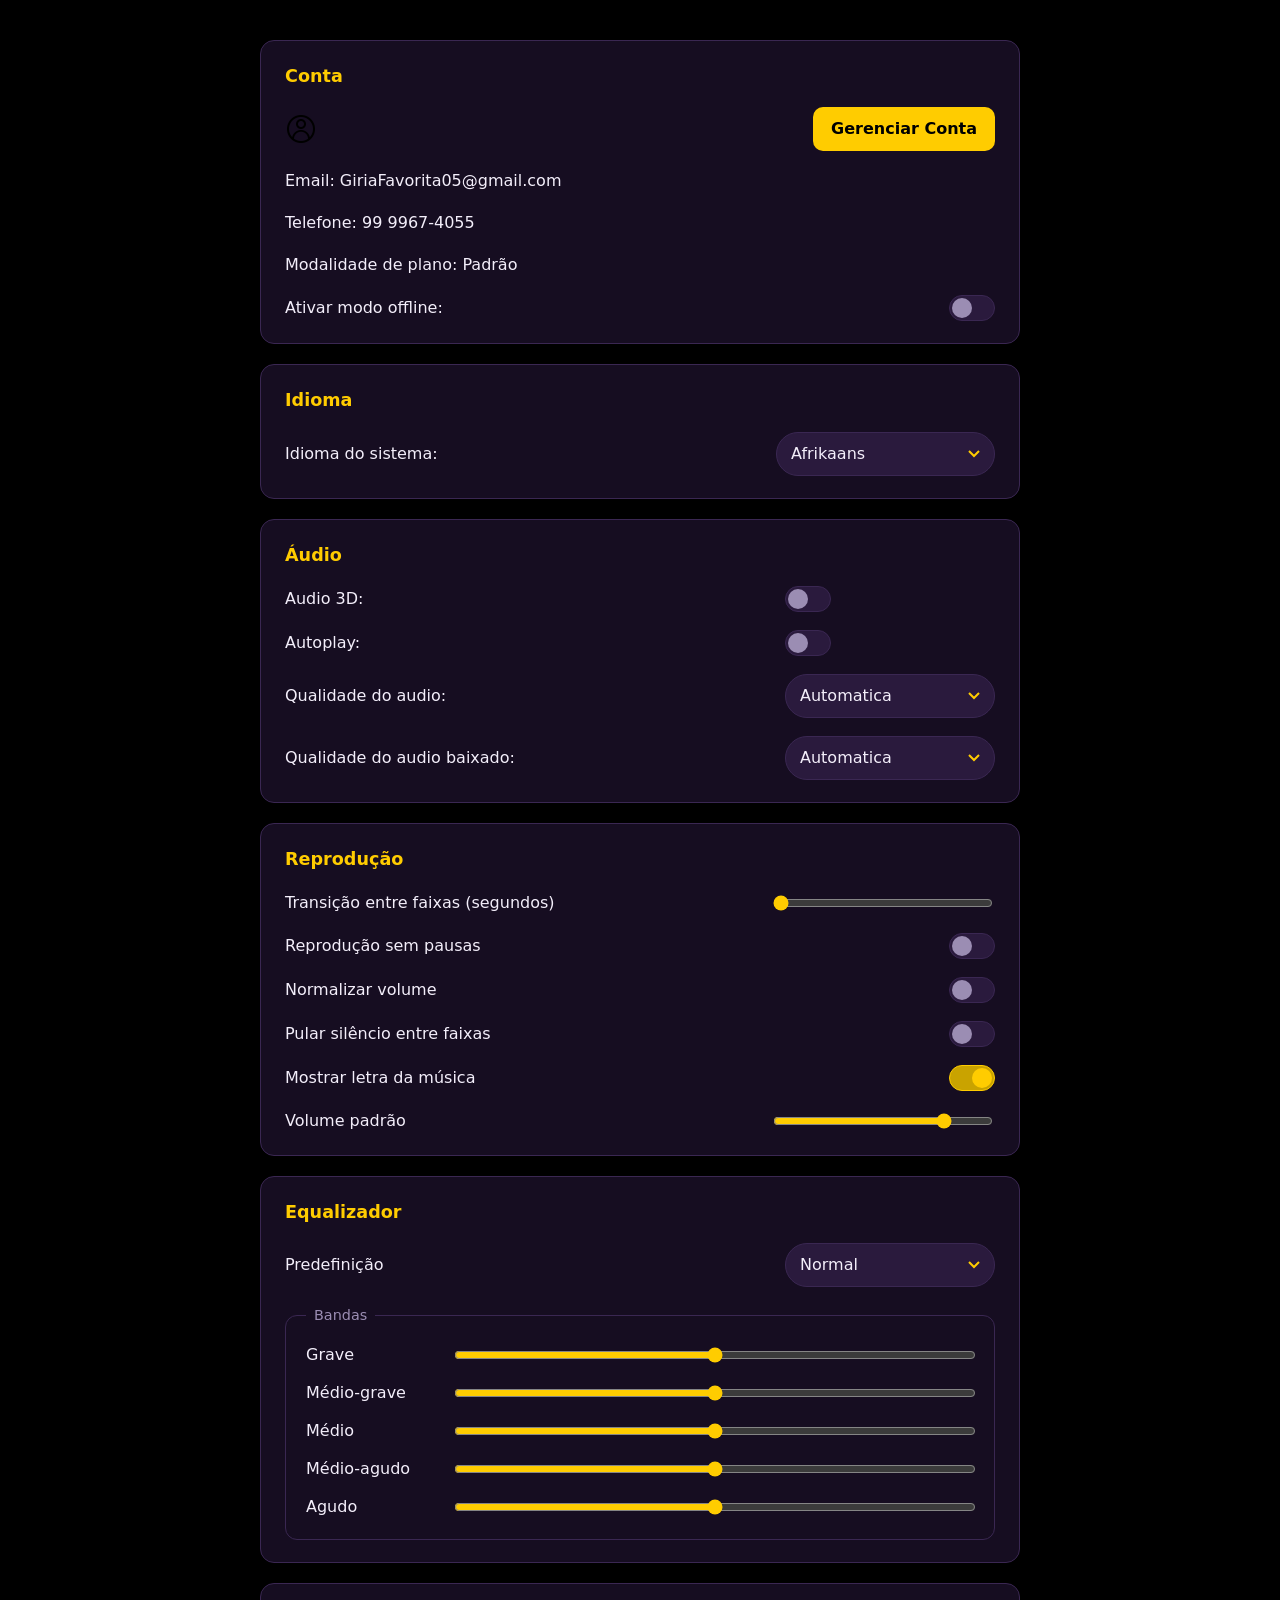
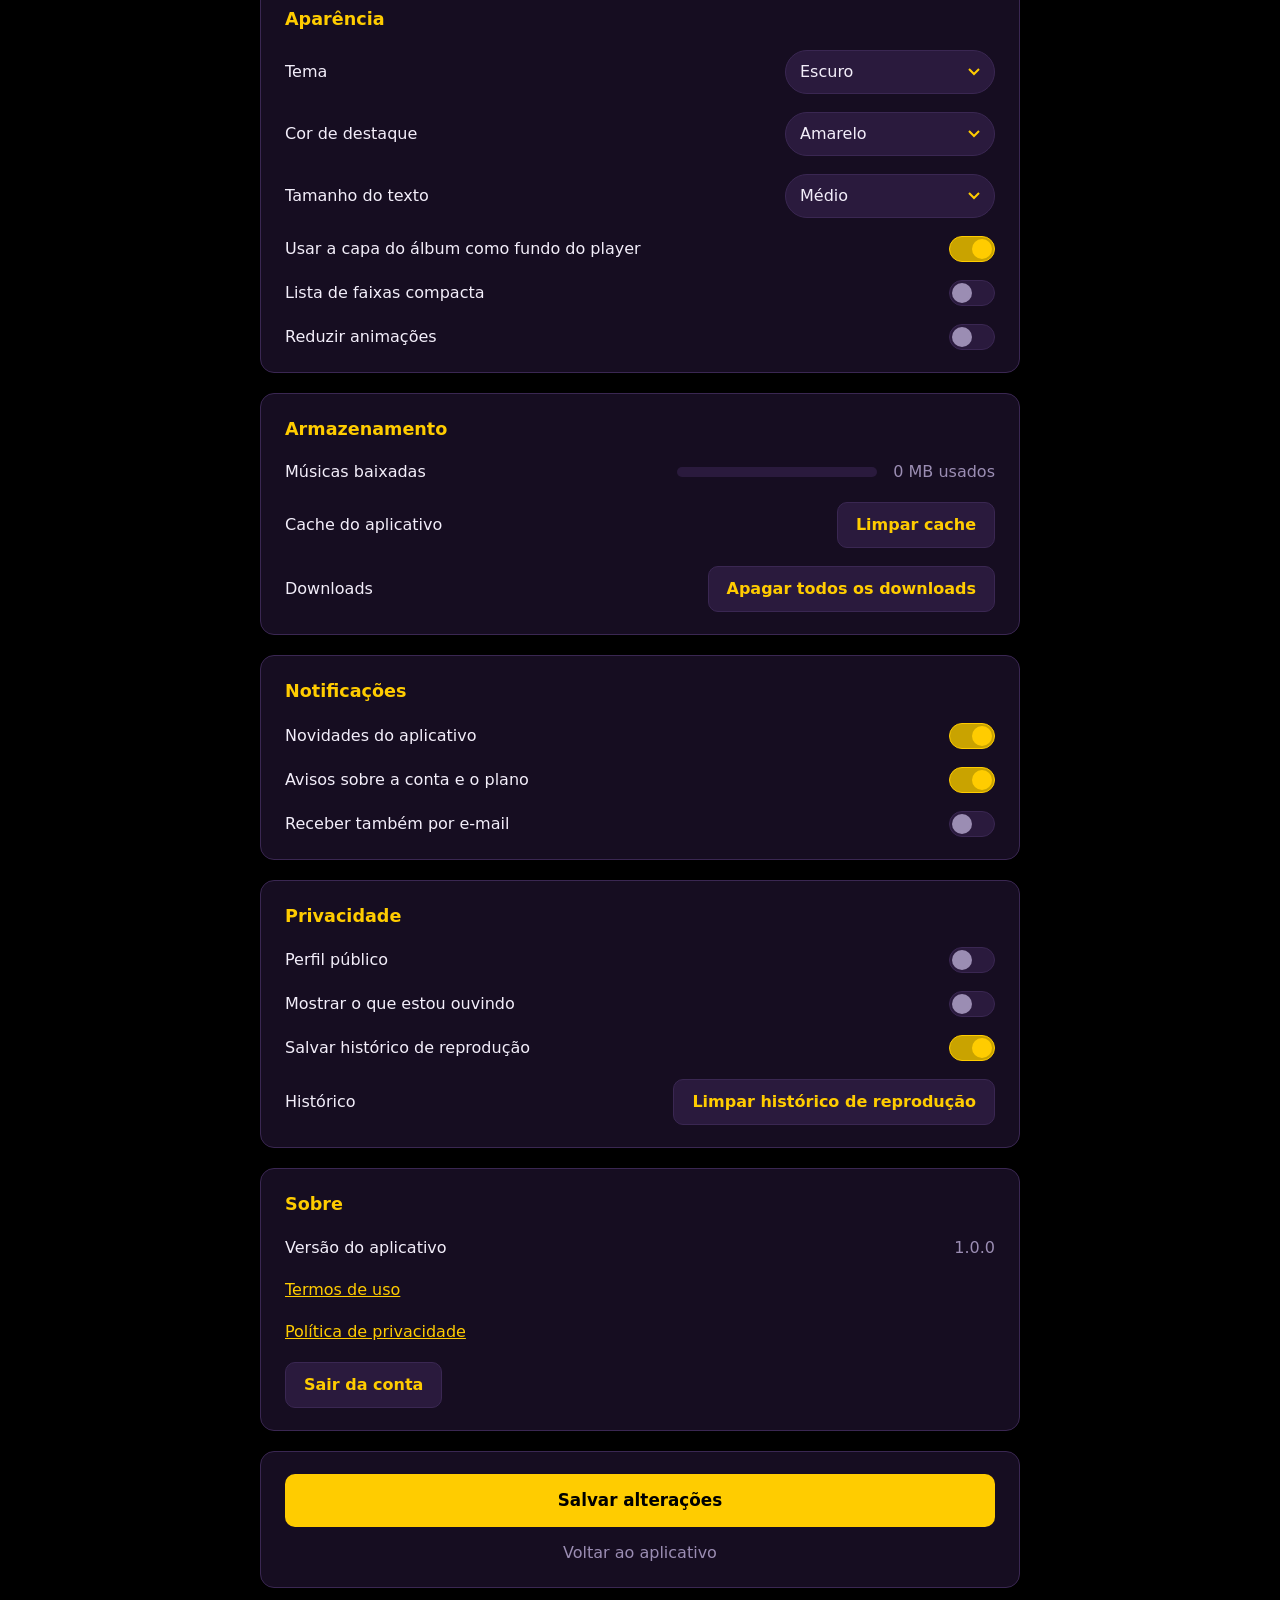
<file: telas/tela_config_2.html>
<!DOCTYPE html>
<html lang="en">
<head>
    <meta charset="UTF-8">
    <meta name="viewport" content="width=device-width, initial-scale=1.0">
    <title>Document</title>
    <link rel="stylesheet" href="telas.css">
</head>
<body>
    <form action="">

    <section class="perfil">
        <h2>Conta</h2>
        <img src="/assets/perfil-de-usuario.png" height="32px">
        <button>Gerenciar Conta</button>
        <div>Email: GiriaFavorita05@gmail.com</div>
        <div>Telefone: 99 9967-4055</div>
        <div>Modalidade de plano: Padrão</div>
        <div>Ativar modo offline: <input type="checkbox"></div>
    </section>
    <br>
    <section class="config">
    <h2>Idioma</h2>
    Idioma do sistema:
    <select> <option value="af">Afrikaans</option>
    <option value="cs">Čeština</option>
    <option value="da">Dansk</option>
    <option value="de">Deutsch</option>
    <option value="el">Ελληνικά</option>
    <option value="en">English</option>
    <option value="es">Español (España)</option>
    <option value="es-la">Español</option>
    <option value="fi">Suomi</option>
    <option value="fr">Français</option>
    <option value="id">Bahasa Indonesia</option>
    <option value="it">Italiano</option>
    <option value="ja">日本語</option>
    <option value="ko">한국어</option>
    <option value="ms">Bahasa Melayu</option>
    <option value="nb">Norsk</option>
    <option value="nl">Nederlands</option>
    <option value="pl">Polski</option>
    <option value="pt-br">Português (Brasil)</option>
    <option value="pt">Português (Portugal)</option>
    <option value="ru">Русский</option>
    <option value="sv">Svenska</option>
    <option value="th">ภาษาไทย</option>
    <option value="tl">Filipino</option>
    <option value="tr">Türkçe</option>
    <option value="zh-cn">中文(简体)</option>
    <option value="zh-tw">中文(台灣)</option>
    <option value="bn">বাংলা</option>
    <option value="gu">ગુજરાતી</option>
    <option value="hi">हिन्दी</option>
    <option value="hr">Hrvatski</option>
    <option value="hu">Magyar</option>
    <option value="kn">ಕನ್ನಡ</option>
    <option value="ml">മലയാളം</option>
    <option value="mr">मराठी</option>
    <option value="ne">नेपाली</option>
    <option value="pa">ਪੰਜਾਬੀ</option>
    <option value="si">සිංහල</option>
    <option value="sk">Slovenčina</option>
    <option value="ta">தமிழ்</option>
    <option value="te">తెలుగు</option>
    <option value="vi">Tiếng Việt</option>
    <option value="zh-hk">中文(香港)</option>
    <option value="bg">Български</option>
    <option value="fr-ca">Français (Canada)</option>
    <option value="ro">Română</option>
    <option value="sr">Српски</option>
    <option value="uk">Українська</option>
    </select>
    </section>


    <section class="audio">
        <h2>Áudio</h2>
        Audio 3D: <input type="checkbox">
      
        Autoplay: <input type="checkbox">
       
        Qualidade do audio: 
        <select>
            <option value="auto">Automatica</option>
            <option value="auto">Alta</option>
            <option value="auto">Media</option>
            <option value="auto">Baixa</option>
            <option value="auto">Baixissima</option>
        </select>
      
        Qualidade do audio baixado:
         <select>
            <option value="auto">Automatica</option>
            <option value="auto">Alta</option>
            <option value="auto">Media</option>
            <option value="auto">Baixa</option>
            <option value="auto">Baixissima</option>
        </select>
         
    </section>

    <!-- ==================== NOVAS SEÇÕES ==================== -->

    <section class="reproducao">
        <h2>Reprodução</h2>

        <div class="opcao">
            <label for="crossfade">Transição entre faixas (segundos)</label>
            <input type="range" id="crossfade" name="crossfade" min="0" max="12" step="1" value="0">
        </div>
        <div class="opcao">
            <label for="sem-pausas">Reprodução sem pausas</label>
            <input type="checkbox" id="sem-pausas" name="sem_pausas">
        </div>
        <div class="opcao">
            <label for="normalizar">Normalizar volume</label>
            <input type="checkbox" id="normalizar" name="normalizar">
        </div>
        <div class="opcao">
            <label for="pular-silencio">Pular silêncio entre faixas</label>
            <input type="checkbox" id="pular-silencio" name="pular_silencio">
        </div>
        <div class="opcao">
            <label for="letra">Mostrar letra da música</label>
            <input type="checkbox" id="letra" name="letra" checked>
        </div>
        <div class="opcao">
            <label for="volume-padrao">Volume padrão</label>
            <input type="range" id="volume-padrao" name="volume_padrao" min="0" max="100" step="1" value="80">
        </div>
    </section>

    <section class="equalizador">
        <h2>Equalizador</h2>

        <div class="opcao">
            <label for="predefinicao">Predefinição</label>
            <select id="predefinicao" name="predefinicao">
                <option value="normal">Normal</option>
                <option value="grave">Grave+</option>
                <option value="vocal">Vocal</option>
                <option value="agudos">Agudos+</option>
                <option value="eletronica">Eletrônica</option>
                <option value="rock">Rock</option>
                <option value="acustico">Acústico</option>
                <option value="personalizado">Personalizado</option>
            </select>
        </div>

        <fieldset>
            <legend>Bandas</legend>
            <div class="banda">
                <label for="banda-grave">Grave</label>
                <input type="range" id="banda-grave" name="banda_grave" min="-6" max="6" step="1" value="0">
            </div>
            <div class="banda">
                <label for="banda-medio-grave">Médio-grave</label>
                <input type="range" id="banda-medio-grave" name="banda_medio_grave" min="-6" max="6" step="1" value="0">
            </div>
            <div class="banda">
                <label for="banda-medio">Médio</label>
                <input type="range" id="banda-medio" name="banda_medio" min="-6" max="6" step="1" value="0">
            </div>
            <div class="banda">
                <label for="banda-medio-agudo">Médio-agudo</label>
                <input type="range" id="banda-medio-agudo" name="banda_medio_agudo" min="-6" max="6" step="1" value="0">
            </div>
            <div class="banda">
                <label for="banda-agudo">Agudo</label>
                <input type="range" id="banda-agudo" name="banda_agudo" min="-6" max="6" step="1" value="0">
            </div>
        </fieldset>
    </section>

    <section class="aparencia">
        <h2>Aparência</h2>

        <div class="opcao">
            <label for="tema">Tema</label>
            <select id="tema" name="tema">
                <option value="escuro">Escuro</option>
                <option value="claro">Claro</option>
                <option value="sistema">Seguir o sistema</option>
            </select>
        </div>
        <div class="opcao">
            <label for="cor-destaque">Cor de destaque</label>
            <select id="cor-destaque" name="cor_destaque">
                <option value="amarelo">Amarelo</option>
                <option value="roxo">Roxo</option>
                <option value="azul">Azul</option>
                <option value="verde">Verde</option>
                <option value="vermelho">Vermelho</option>
            </select>
        </div>
        <div class="opcao">
            <label for="tamanho-fonte">Tamanho do texto</label>
            <select id="tamanho-fonte" name="tamanho_fonte">
                <option value="pequeno">Pequeno</option>
                <option value="medio" selected>Médio</option>
                <option value="grande">Grande</option>
            </select>
        </div>
        <div class="opcao">
            <label for="capa-fundo">Usar a capa do álbum como fundo do player</label>
            <input type="checkbox" id="capa-fundo" name="capa_fundo" checked>
        </div>
        <div class="opcao">
            <label for="lista-compacta">Lista de faixas compacta</label>
            <input type="checkbox" id="lista-compacta" name="lista_compacta">
        </div>
        <div class="opcao">
            <label for="reduzir-animacoes">Reduzir animações</label>
            <input type="checkbox" id="reduzir-animacoes" name="reduzir_animacoes">
        </div>
    </section>

    <section class="armazenamento">
        <h2>Armazenamento</h2>

        <div class="opcao">
            <label for="uso-downloads">Músicas baixadas</label>
            <progress id="uso-downloads" value="0" max="100">0%</progress>
            <span>0 MB usados</span>
        </div>
        <div class="opcao">
            <span>Cache do aplicativo</span>
            <button type="button">Limpar cache</button>
        </div>
        <div class="opcao">
            <span>Downloads</span>
            <button type="button">Apagar todos os downloads</button>
        </div>
    </section>

    <section class="notificacoes">
        <h2>Notificações</h2>

        <div class="opcao">
            <label for="notif-novidades">Novidades do aplicativo</label>
            <input type="checkbox" id="notif-novidades" name="notif_novidades" checked>
        </div>
        <div class="opcao">
            <label for="notif-conta">Avisos sobre a conta e o plano</label>
            <input type="checkbox" id="notif-conta" name="notif_conta" checked>
        </div>
        <div class="opcao">
            <label for="notif-email">Receber também por e-mail</label>
            <input type="checkbox" id="notif-email" name="notif_email">
        </div>
    </section>

    <section class="privacidade">
        <h2>Privacidade</h2>

        <div class="opcao">
            <label for="perfil-publico">Perfil público</label>
            <input type="checkbox" id="perfil-publico" name="perfil_publico">
        </div>
        <div class="opcao">
            <label for="mostrar-ouvindo">Mostrar o que estou ouvindo</label>
            <input type="checkbox" id="mostrar-ouvindo" name="mostrar_ouvindo">
        </div>
        <div class="opcao">
            <label for="salvar-historico">Salvar histórico de reprodução</label>
            <input type="checkbox" id="salvar-historico" name="salvar_historico" checked>
        </div>
        <div class="opcao">
            <span>Histórico</span>
            <button type="button">Limpar histórico de reprodução</button>
        </div>
    </section>

    <section class="sobre">
        <h2>Sobre</h2>

        <div class="opcao">
            <span>Versão do aplicativo</span>
            <span>1.0.0</span>
        </div>
        <div class="opcao">
            <a href="/termos.html">Termos de uso</a>
        </div>
        <div class="opcao">
            <a href="/privacidade.html">Política de privacidade</a>
        </div>
        <div class="opcao">
            <button type="button">Sair da conta</button>
        </div>
    </section>

    <!-- ================== FIM DAS NOVAS SEÇÕES ================== -->

    <section class="acoes">
        <button type="submit">Salvar alterações</button>
        <a href="/index.html">Voltar ao aplicativo</a>
    </section>
</form>

</body>
</html>
</file>
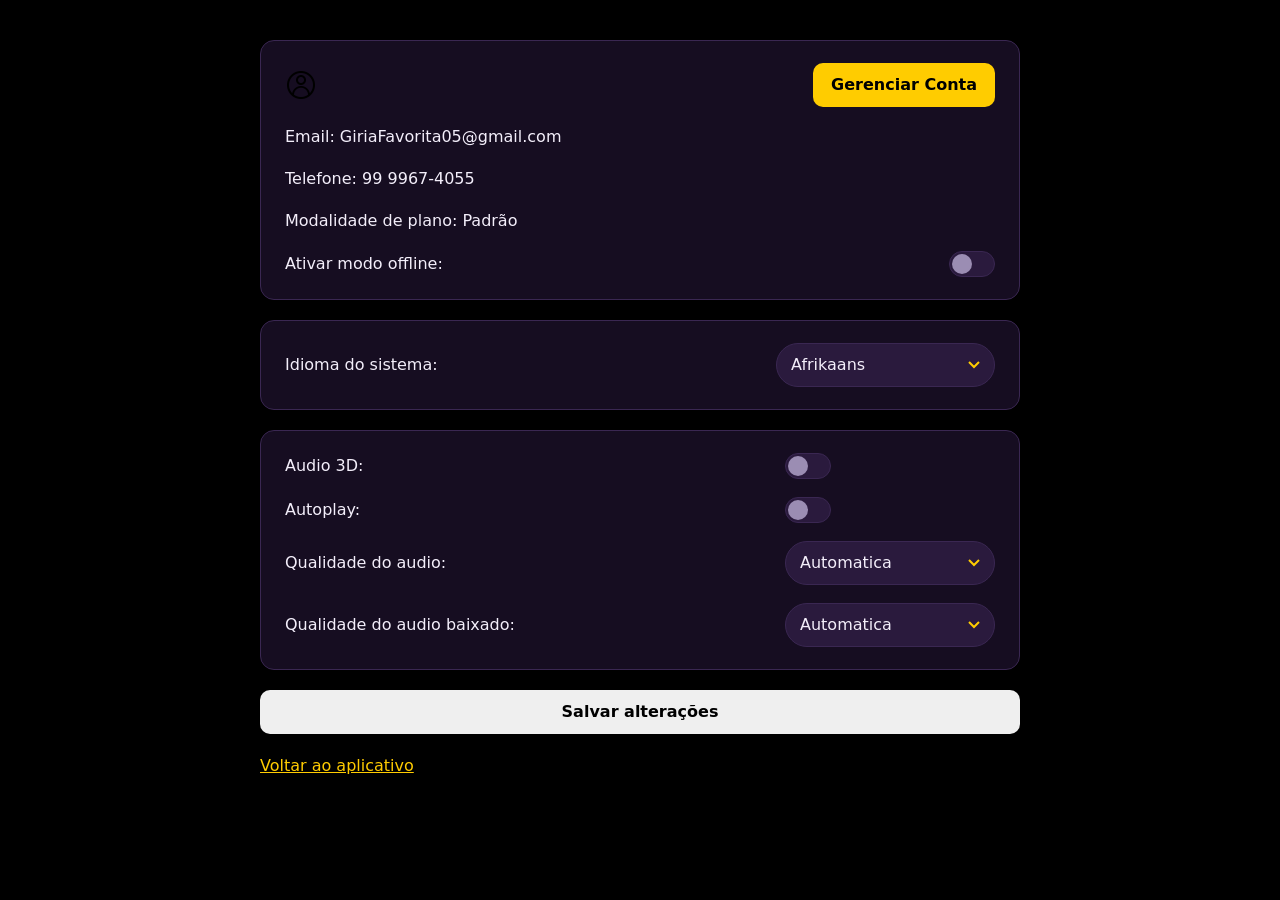
<file: telas/tela_configuracao_perfil.html>
<!DOCTYPE html>
<html lang="en">
<head>
    <meta charset="UTF-8">
    <meta name="viewport" content="width=device-width, initial-scale=1.0">
    <title>Document</title>
    <link rel="stylesheet" href="telas.css">
</head>
<body>
    <form action="">

    <section class="perfil">
        <img src="/assets/perfil-de-usuario.png" height="32px">
        <button>Gerenciar Conta</button>
        <div>Email: GiriaFavorita05@gmail.com</div>
        <div>Telefone: 99 9967-4055</div>
        <div>Modalidade de plano: Padrão</div>
        <div>Ativar modo offline: <input type="checkbox"></div>
    </section>
    <br>
    <section class="config">
    Idioma do sistema:
    <select> <option value="af">Afrikaans</option>
    <option value="cs">Čeština</option>
    <option value="da">Dansk</option>
    <option value="de">Deutsch</option>
    <option value="el">Ελληνικά</option>
    <option value="en">English</option>
    <option value="es">Español (España)</option>
    <option value="es-la">Español</option>
    <option value="fi">Suomi</option>
    <option value="fr">Français</option>
    <option value="id">Bahasa Indonesia</option>
    <option value="it">Italiano</option>
    <option value="ja">日本語</option>
    <option value="ko">한국어</option>
    <option value="ms">Bahasa Melayu</option>
    <option value="nb">Norsk</option>
    <option value="nl">Nederlands</option>
    <option value="pl">Polski</option>
    <option value="pt-br">Português (Brasil)</option>
    <option value="pt">Português (Portugal)</option>
    <option value="ru">Русский</option>
    <option value="sv">Svenska</option>
    <option value="th">ภาษาไทย</option>
    <option value="tl">Filipino</option>
    <option value="tr">Türkçe</option>
    <option value="zh-cn">中文(简体)</option>
    <option value="zh-tw">中文(台灣)</option>
    <option value="bn">বাংলা</option>
    <option value="gu">ગુજરાતી</option>
    <option value="hi">हिन्दी</option>
    <option value="hr">Hrvatski</option>
    <option value="hu">Magyar</option>
    <option value="kn">ಕನ್ನಡ</option>
    <option value="ml">മലയാളം</option>
    <option value="mr">मराठी</option>
    <option value="ne">नेपाली</option>
    <option value="pa">ਪੰਜਾਬੀ</option>
    <option value="si">සිංහල</option>
    <option value="sk">Slovenčina</option>
    <option value="ta">தமிழ்</option>
    <option value="te">తెలుగు</option>
    <option value="vi">Tiếng Việt</option>
    <option value="zh-hk">中文(香港)</option>
    <option value="bg">Български</option>
    <option value="fr-ca">Français (Canada)</option>
    <option value="ro">Română</option>
    <option value="sr">Српски</option>
    <option value="uk">Українська</option>
    </select>
    </section>


    <section class="audio">
        Audio 3D: <input type="checkbox">
      
        Autoplay: <input type="checkbox">
       
        Qualidade do audio: 
        <select>
            <option value="auto">Automatica</option>
            <option value="auto">Alta</option>
            <option value="auto">Media</option>
            <option value="auto">Baixa</option>
            <option value="auto">Baixissima</option>
        </select>
      
        Qualidade do audio baixado:
         <select>
            <option value="auto">Automatica</option>
            <option value="auto">Alta</option>
            <option value="auto">Media</option>
            <option value="auto">Baixa</option>
            <option value="auto">Baixissima</option>
        </select>
         
    </section>

    <button type="submit">Salvar alterações</button>
    <a href="/index.html">Voltar ao aplicativo</a>
</form>

</body>
</html>
</file>
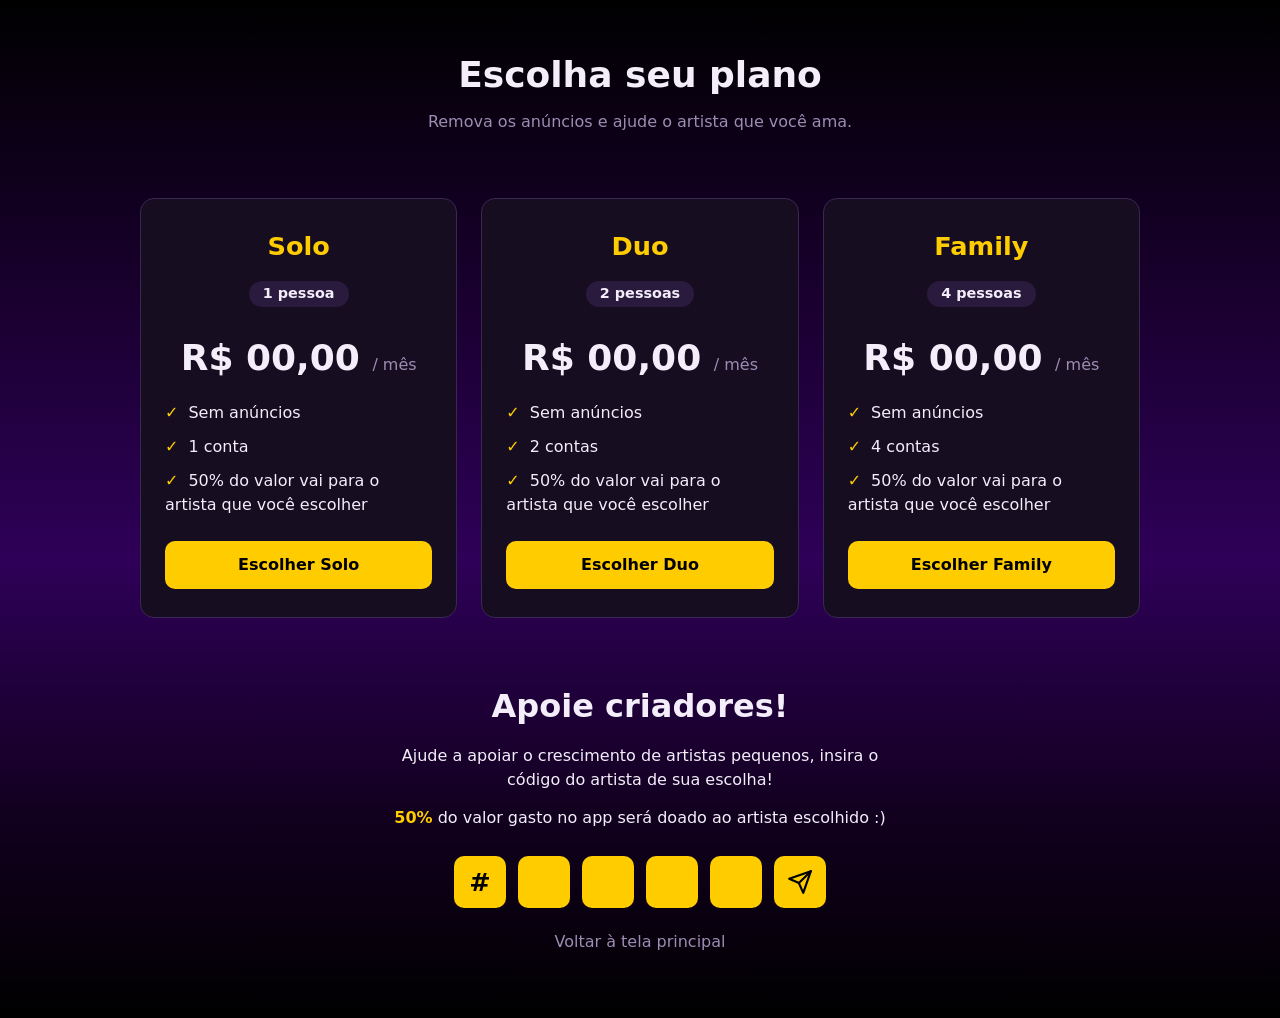
<file: telas/tela_planos_premium.html>
<!DOCTYPE html>
<html lang="pt-br">
<head>
    <meta charset="UTF-8">
    <meta name="viewport" content="width=device-width, initial-scale=1.0">
    <title>Planos</title>
    <link rel="stylesheet" href="estilo-planos.css">
</head>
<body>
<main>

    <header class="topo">
        <h1>Escolha seu plano</h1>
        <p>Remova os anúncios e ajude o artista que você ama.</p>
    </header>

    <!-- ===== CARDS DOS PLANOS ===== -->
    <section class="planos">

        <article class="plano">
            <h2>Solo</h2>
            <p class="pessoas">1 pessoa</p>
            <p class="preco">R$ 00,00 <span>/ mês</span></p>
            <ul>
                <li>Sem anúncios</li>
                <li>1 conta</li>
                <li>50% do valor vai para o artista que você escolher</li>
            </ul>
            <a class="botao" href="/pagamento.html?plano=solo">Escolher Solo</a>
        </article>

        <article class="plano">
            <h2>Duo</h2>
            <p class="pessoas">2 pessoas</p>
            <p class="preco">R$ 00,00 <span>/ mês</span></p>
            <ul>
                <li>Sem anúncios</li>
                <li>2 contas</li>
                <li>50% do valor vai para o artista que você escolher</li>
            </ul>
            <a class="botao" href="/pagamento.html?plano=duo">Escolher Duo</a>
        </article>

        <article class="plano">
            <h2>Family</h2>
            <p class="pessoas">4 pessoas</p>
            <p class="preco">R$ 00,00 <span>/ mês</span></p>
            <ul>
                <li>Sem anúncios</li>
                <li>4 contas</li>
                <li>50% do valor vai para o artista que você escolher</li>
            </ul>
            <a class="botao" href="/pagamento.html?plano=family">Escolher Family</a>
        </article>

    </section>

    <!-- ===== APOIE CRIADORES (campo de código do artista) ===== -->
    <section class="apoie">
        <h2>Apoie criadores!</h2>
        <p>Ajude a apoiar o crescimento de artistas pequenos, insira o código do artista de sua escolha!</p>
        <p><span class="destaque">50%</span> do valor gasto no app será doado ao artista escolhido :)</p>

        <form class="codigo" action="">
            <span class="hash" aria-hidden="true">#</span>
            <input type="text" name="codigo1" maxlength="1" autocomplete="off" aria-label="Caractere 1 do código">
            <input type="text" name="codigo2" maxlength="1" autocomplete="off" aria-label="Caractere 2 do código">
            <input type="text" name="codigo3" maxlength="1" autocomplete="off" aria-label="Caractere 3 do código">
            <input type="text" name="codigo4" maxlength="1" autocomplete="off" aria-label="Caractere 4 do código">
            <button type="submit" aria-label="Enviar código">
                <svg viewBox="0 0 24 24"><path d="M22 2L11 13"/><path d="M22 2l-7 20-4-9-9-4z"/></svg>
            </button>
        </form>

        <a class="voltar" href="/index.html">Voltar à tela principal</a>
    </section>

</main>
</body>
</html>
</file>
<file: telas/telas.css>
/* ===== PALETA (baseada na tela de home) ===== */
:root {
  --bg: #000000;          /* fundo da página */
  --surface: #160d21;     /* fundo dos blocos */
  --field: #2a1a3d;       /* campos, selects e botões secundários */
  --line: #3a2752;        /* bordas */
  --gold: #ffcc00;        /* amarelo principal */
  --gold-hover: #ffd93a;  /* amarelo ao passar o mouse */
  --gold-dim: #c9a300;    /* amarelo escuro */
  --text: #f3eefa;
  --muted: #9b8db3;
  --radius: 14px;
}

/* ===== BASE ===== */
* { box-sizing: border-box; }

body {
  margin: 0;
  padding: 40px 24px 64px;
  background: var(--bg);
  color: var(--text);
  font-family: "Segoe UI", system-ui, -apple-system, sans-serif;
  font-size: 16px;
  line-height: 1.5;
}

br { display: none; }

form {
  max-width: 760px;
  margin: 0 auto;
  display: flex;
  flex-direction: column;
  gap: 20px;
}

a { color: var(--gold); }
a:hover { color: var(--gold-hover); }

:focus-visible { outline: 3px solid var(--gold); outline-offset: 2px; }

/* ===== BLOCOS (cada seção é um bloco) ===== */
form > section {
  display: flex;
  flex-direction: column;
  gap: 18px;
  padding: 22px 24px;
  background: var(--surface);
  border: 1px solid var(--line);
  border-radius: var(--radius);
}

h2 {
  margin: 0;
  font-size: 1.1rem;
  color: var(--gold);
}

/* Seções originais: texto e campos soltos viram linhas de 2 colunas */
.perfil, .config, .audio {
  display: grid;
  grid-template-columns: 1fr auto;
  align-items: center;
  gap: 18px 20px;
}
.perfil h2, .config h2, .audio h2 { grid-column: 1 / -1; }

.perfil img { justify-self: start; }
.perfil > div {
  grid-column: 1 / -1;
  display: flex;
  align-items: center;
  justify-content: space-between;
  gap: 16px;
}

/* Seções novas: cada opção é uma linha (texto à esquerda, controle à direita) */
.opcao {
  display: flex;
  align-items: center;
  justify-content: flex-end;
  gap: 16px;
}
.opcao > :first-child { margin-right: auto; }
.opcao label { cursor: pointer; }
.opcao > span:last-child:not(:first-child) { color: var(--muted); }

/* ===== BOTÕES ===== */
button {
  border: 0;
  border-radius: 10px;
  padding: 10px 18px;
  font: inherit;
  font-weight: 600;
  cursor: pointer;
  transition: background .15s, border-color .15s;
}

/* principais (amarelo) */
.perfil button,
.acoes button {
  background: var(--gold);
  color: #000;
}
.perfil button:hover,
.acoes button:hover { background: var(--gold-hover); }

/* secundários (roxo com texto amarelo) */
.opcao button {
  background: var(--field);
  color: var(--gold);
  border: 1px solid var(--line);
}
.opcao button:hover { border-color: var(--gold); }

/* ===== SELECTS ===== */
select {
  appearance: none;
  min-width: 210px;
  padding: 9px 38px 9px 14px;
  border: 1px solid var(--line);
  border-radius: 999px;
  background: var(--field)
    url("data:image/svg+xml,%3Csvg xmlns='http://www.w3.org/2000/svg' width='12' height='8' fill='none' stroke='%23ffcc00' stroke-width='2'%3E%3Cpath d='M1 1l5 5 5-5'/%3E%3C/svg%3E")
    no-repeat right 14px center;
  color: var(--text);
  font: inherit;
  cursor: pointer;
}
select option { background: var(--surface); }

/* ===== CHECKBOX COMO INTERRUPTOR ===== */
input[type="checkbox"] {
  appearance: none;
  position: relative;
  width: 46px;
  height: 26px;
  margin: 0;
  flex-shrink: 0;
  border-radius: 999px;
  background: var(--field);
  border: 1px solid var(--line);
  cursor: pointer;
  transition: background .2s, border-color .2s;
}
input[type="checkbox"]::after {
  content: "";
  position: absolute;
  top: 2px;
  left: 2px;
  width: 20px;
  height: 20px;
  border-radius: 50%;
  background: var(--muted);
  transition: transform .2s, background .2s;
}
input[type="checkbox"]:checked {
  background: var(--gold-dim);
  border-color: var(--gold);
}
input[type="checkbox"]:checked::after {
  transform: translateX(20px);
  background: var(--gold);
}

/* ===== SLIDERS E BARRA DE PROGRESSO ===== */
input[type="range"] {
  width: 220px;
  accent-color: var(--gold);
  cursor: pointer;
}

progress {
  appearance: none;
  width: 200px;
  height: 10px;
  border: 0;
  border-radius: 999px;
  overflow: hidden;
  background: var(--field);
}
progress::-webkit-progress-bar { background: var(--field); }
progress::-webkit-progress-value { background: var(--gold); }
progress::-moz-progress-bar { background: var(--gold); }

/* ===== EQUALIZADOR ===== */
.equalizador fieldset {
  min-width: 0;
  margin: 0;
  padding: 16px 20px 20px;
  display: flex;
  flex-direction: column;
  gap: 14px;
  border: 1px solid var(--line);
  border-radius: 12px;
}
.equalizador legend {
  padding: 0 8px;
  font-size: .9rem;
  color: var(--muted);
}
.banda {
  display: grid;
  grid-template-columns: 130px 1fr;
  align-items: center;
  gap: 16px;
}
.banda input[type="range"] { width: 100%; }

/* ===== BOTÃO SALVAR + LINK DE VOLTAR (bloco separado) ===== */
.acoes { gap: 14px; }
.acoes button {
  width: 100%;
  padding: 14px 18px;
  font-size: 1.05rem;
}
.acoes a {
  text-align: center;
  color: var(--muted);
  text-decoration: none;
}
.acoes a:hover { color: var(--gold); text-decoration: underline; }
</file>
<file: telas/estilo-planos.css>
/* ===== PALETA (mesma da tela de configurações) ===== */
:root {
  --bg: #000000;
  --surface: #160d21;     /* fundo dos cards */
  --field: #2a1a3d;
  --line: #3a2752;
  --gold: #ffcc00;
  --gold-hover: #ffd93a;
  --text: #f3eefa;
  --muted: #9b8db3;
  --radius: 14px;

  /* degradê da home: preto no topo, roxo no meio, preto no fim */
  --degrade: linear-gradient(180deg, #000000 0%, #1a0030 30%, #2e0058 55%, #12001f 80%, #000000 100%);
}

/* ===== BASE ===== */
* { box-sizing: border-box; }

body {
  margin: 0;
  min-height: 100vh;
  padding: 48px 24px 64px;
  background: var(--degrade) no-repeat;
  background-color: var(--bg);
  color: var(--text);
  font-family: "Segoe UI", system-ui, -apple-system, sans-serif;
  font-size: 16px;
  line-height: 1.5;
}

main {
  max-width: 1000px;
  margin: 0 auto;
  display: flex;
  flex-direction: column;
  gap: 64px;
}

:focus-visible { outline: 3px solid var(--gold); outline-offset: 2px; }

/* ===== TOPO ===== */
.topo { text-align: center; }
.topo h1 { margin: 0 0 8px; font-size: 2.25rem; }
.topo p { margin: 0; color: var(--muted); }

/* ===== CARDS DOS PLANOS ===== */
.planos {
  display: grid;
  grid-template-columns: repeat(3, 1fr);
  gap: 24px;
}

.plano {
  display: flex;
  flex-direction: column;
  align-items: center;
  gap: 16px;
  padding: 28px 24px;
  background: var(--surface);
  border: 1px solid var(--line);
  border-radius: var(--radius);
  text-align: center;
  transition: border-color .15s, transform .15s;
}
.plano:hover {
  border-color: var(--gold);
  transform: translateY(-4px);
}

.plano h2 {
  margin: 0;
  font-size: 1.6rem;
  color: var(--gold);
}

.pessoas {
  margin: 0;
  padding: 2px 14px;
  background: var(--field);
  border-radius: 999px;
  font-size: .9rem;
  font-weight: 600;
}

.preco {
  margin: 8px 0 0;
  font-size: 2.25rem;
  font-weight: 700;
}
.preco span {
  font-size: 1rem;
  font-weight: 400;
  color: var(--muted);
}

.plano ul {
  width: 100%;
  margin: 0 0 8px;
  padding: 0;
  list-style: none;
  display: flex;
  flex-direction: column;
  gap: 10px;
  text-align: left;
}
.plano li::before {
  content: "✓";
  margin-right: 10px;
  font-weight: 700;
  color: var(--gold);
}

/* botão no fim do card (todos alinhados na mesma altura) */
.botao {
  display: block;
  width: 100%;
  margin-top: auto;
  padding: 12px 18px;
  border-radius: 10px;
  background: var(--gold);
  color: #000;
  font-weight: 700;
  text-align: center;
  text-decoration: none;
  transition: background .15s;
}
.botao:hover { background: var(--gold-hover); }

/* ===== APOIE CRIADORES ===== */
.apoie {
  display: flex;
  flex-direction: column;
  align-items: center;
  gap: 14px;
  text-align: center;
}
.apoie h2 { margin: 0; font-size: 2rem; }
.apoie p { margin: 0; max-width: 520px; }
.destaque { color: var(--gold); font-weight: 700; }

.codigo {
  display: flex;
  align-items: center;
  gap: 12px;
  margin-top: 12px;
}
.codigo .hash,
.codigo input,
.codigo button {
  width: 52px;
  height: 52px;
  border: 0;
  border-radius: 10px;
  background: var(--gold);
  color: #000;
}
.codigo .hash {
  display: grid;
  place-items: center;
  font-size: 1.6rem;
  font-weight: 800;
}
.codigo input {
  font: inherit;
  font-size: 1.4rem;
  font-weight: 700;
  text-align: center;
  text-transform: uppercase;
}
.codigo input:focus-visible { outline: 3px solid var(--text); outline-offset: 2px; }
.codigo button {
  display: grid;
  place-items: center;
  cursor: pointer;
  transition: background .15s;
}
.codigo button:hover { background: var(--gold-hover); }
.codigo svg {
  width: 26px;
  height: 26px;
  fill: none;
  stroke: currentColor;
  stroke-width: 2;
  stroke-linecap: round;
  stroke-linejoin: round;
}

.voltar {
  margin-top: 8px;
  color: var(--muted);
  text-decoration: none;
}
.voltar:hover { color: var(--gold); text-decoration: underline; }
</file>
